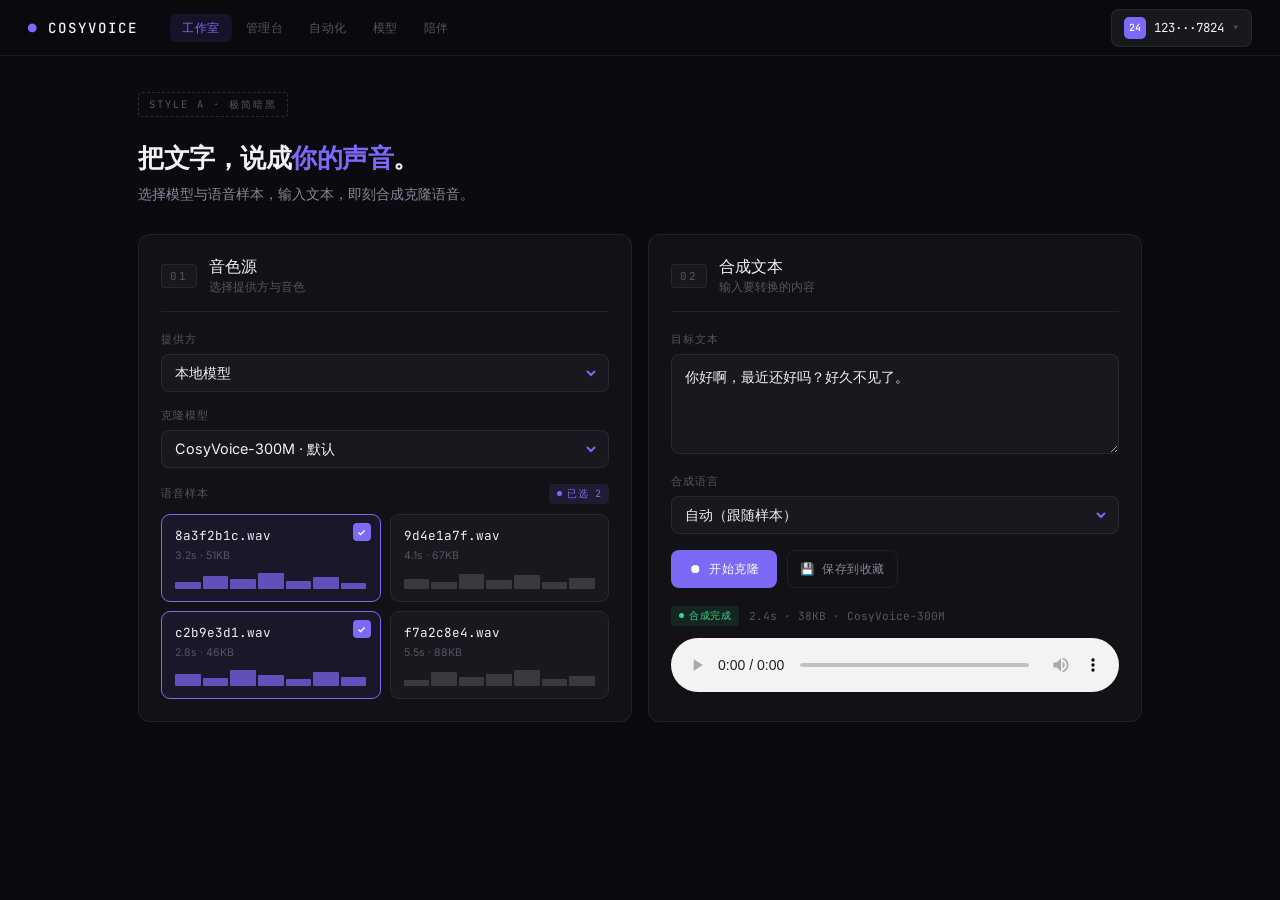
<file: internal/src/web/style-preview-a.html>
<!DOCTYPE html>
<html lang="zh-CN">
<head>
<meta charset="UTF-8"/>
<meta name="viewport" content="width=device-width,initial-scale=1"/>
<title>风格A · 极简暗黑 · Minimal Dark</title>
<link rel="preconnect" href="https://fonts.googleapis.com"/>
<link href="https://fonts.googleapis.com/css2?family=Inter:wght@300;400;500;600&family=JetBrains+Mono:wght@400;500&display=swap" rel="stylesheet"/>
<style>
/* ── 风格A：极简暗黑 · 冷色调 · 无装饰主义 ── */
:root {
  --bg: #0a0a0f;
  --surface-1: #111116;
  --surface-2: #18181f;
  --surface-3: #1e1e28;
  --border: rgba(255,255,255,0.07);
  --border-hi: rgba(255,255,255,0.14);
  --accent: #7c6af7;
  --accent-glow: rgba(124,106,247,0.3);
  --accent-2: #3ecfcf;
  --text-1: #f0f0f5;
  --text-2: #888898;
  --text-3: #55555f;
  --red: #f06070;
  --green: #3ed68a;
  --font: 'Inter', 'PingFang SC', system-ui, sans-serif;
  --mono: 'JetBrains Mono', monospace;
}
*{margin:0;padding:0;box-sizing:border-box}
body{font-family:var(--font);background:var(--bg);color:var(--text-1);min-height:100vh;-webkit-font-smoothing:antialiased;}

/* topbar */
.topbar{display:flex;align-items:center;gap:20px;padding:0 28px;height:56px;background:rgba(10,10,15,0.9);border-bottom:1px solid var(--border);backdrop-filter:blur(12px);position:sticky;top:0;z-index:20;}
.brand{font-family:var(--mono);font-size:0.88rem;font-weight:500;letter-spacing:2px;text-transform:uppercase;color:var(--text-1);}
.brand span{color:var(--accent);}
.nav{display:flex;gap:2px;margin-left:12px;}
.nav a{font-family:var(--mono);font-size:0.72rem;letter-spacing:0.5px;color:var(--text-3);text-decoration:none;padding:6px 12px;border-radius:6px;transition:all 0.15s;}
.nav a:hover{color:var(--text-1);background:var(--surface-2);}
.nav a.active{color:var(--accent);background:rgba(124,106,247,0.1);}
.spacer{flex:1;}
.user-chip{display:flex;align-items:center;gap:8px;background:var(--surface-2);border:1px solid var(--border);border-radius:8px;padding:7px 12px;font-family:var(--mono);font-size:0.78rem;cursor:pointer;}
.user-chip .av{width:22px;height:22px;border-radius:5px;background:var(--accent);display:grid;place-items:center;font-size:0.62rem;font-weight:600;color:#fff;}

/* layout */
.wrap{max-width:1060px;margin:0 auto;padding:36px 28px;}
.page-title{margin-bottom:28px;}
.page-title h1{font-size:1.6rem;font-weight:600;letter-spacing:-0.5px;color:var(--text-1);}
.page-title h1 em{color:var(--accent);font-style:normal;}
.page-title p{font-size:0.85rem;color:var(--text-2);margin-top:8px;line-height:1.6;}
.grid{display:grid;gap:16px;}
@media(min-width:860px){.grid.cols-2{grid-template-columns:1fr 1fr;}}

/* panel */
.panel{background:var(--surface-1);border:1px solid var(--border);border-radius:12px;padding:22px;}
.panel-head{display:flex;align-items:center;gap:12px;margin-bottom:20px;padding-bottom:16px;border-bottom:1px solid var(--border);}
.panel-label{font-family:var(--mono);font-size:0.68rem;letter-spacing:2px;text-transform:uppercase;color:var(--text-3);background:var(--surface-2);border:1px solid var(--border);padding:4px 8px;border-radius:4px;}
.panel-title{font-size:0.98rem;font-weight:500;color:var(--text-1);}
.panel-title small{display:block;font-size:0.72rem;font-weight:400;color:var(--text-3);margin-top:2px;}

/* field */
.field{margin-bottom:16px;}
.field-label{display:block;font-family:var(--mono);font-size:0.68rem;letter-spacing:1px;text-transform:uppercase;color:var(--text-3);margin-bottom:7px;}
select,input[type="text"],textarea{width:100%;background:var(--surface-2);border:1px solid var(--border);border-radius:8px;color:var(--text-1);font-family:var(--font);font-size:0.9rem;padding:10px 13px;transition:border-color 0.15s;}
select:focus,input:focus,textarea:focus{outline:none;border-color:var(--accent);}
textarea{min-height:100px;resize:vertical;line-height:1.6;}
select{appearance:none;background-image:url("data:image/svg+xml,%3Csvg xmlns='http://www.w3.org/2000/svg' width='10' height='10' fill='none' stroke='%237c6af7' stroke-width='2'%3E%3Cpath d='M1 3l4 4 4-4'/%3E%3C/svg%3E");background-repeat:no-repeat;background-position:right 12px center;padding-right:34px;cursor:pointer;}

/* buttons */
.btn{display:inline-flex;align-items:center;gap:8px;border:none;cursor:pointer;font-family:var(--mono);font-size:0.78rem;letter-spacing:0.5px;border-radius:8px;padding:10px 18px;transition:all 0.15s;}
.btn-primary{background:var(--accent);color:#fff;font-weight:500;}
.btn-primary:hover{background:#9080ff;box-shadow:0 0 20px var(--accent-glow);}
.btn-ghost{background:transparent;color:var(--text-2);border:1px solid var(--border);}
.btn-ghost:hover{border-color:var(--border-hi);color:var(--text-1);}
.btn-sm{padding:7px 12px;font-size:0.72rem;}
.btn-row{display:flex;gap:10px;flex-wrap:wrap;}

/* voice grid */
.voice-grid{display:grid;gap:9px;grid-template-columns:repeat(auto-fill,minmax(190px,1fr));}
.voice-card{background:var(--surface-2);border:1px solid var(--border);border-radius:9px;padding:12px 13px;cursor:pointer;transition:all 0.15s;position:relative;overflow:hidden;}
.voice-card:hover{border-color:var(--border-hi);}
.voice-card.selected{border-color:var(--accent);background:rgba(124,106,247,0.08);}
.voice-card.selected::after{content:"✓";position:absolute;top:8px;right:9px;width:18px;height:18px;border-radius:4px;background:var(--accent);color:#fff;font-size:0.62rem;font-weight:700;display:grid;place-items:center;}
.vc-name{font-family:var(--mono);font-size:0.79rem;color:var(--text-1);white-space:nowrap;overflow:hidden;text-overflow:ellipsis;padding-right:20px;}
.vc-meta{font-size:0.66rem;color:var(--text-3);margin-top:5px;}
.wave{display:flex;align-items:flex-end;gap:2px;height:18px;margin-top:9px;}
.wave i{flex:1;border-radius:1px;background:var(--border-hi);}
.voice-card.selected .wave i{background:var(--accent);opacity:0.7;}

/* status badges */
.badge{font-family:var(--mono);font-size:0.63rem;letter-spacing:0.5px;padding:3px 8px;border-radius:4px;display:inline-flex;align-items:center;gap:5px;}
.badge::before{content:"";width:5px;height:5px;border-radius:50%;}
.badge.ok{background:rgba(62,214,138,0.1);color:var(--green);}
.badge.ok::before{background:var(--green);}
.badge.err{background:rgba(240,96,112,0.1);color:var(--red);}
.badge.err::before{background:var(--red);}
.badge.run{background:rgba(124,106,247,0.12);color:var(--accent);}
.badge.run::before{background:var(--accent);animation:blink 1s infinite;}
@keyframes blink{0%,100%{opacity:1}50%{opacity:0.3}}

/* toast */
.toast{position:fixed;bottom:24px;left:50%;transform:translateX(-50%);background:var(--surface-3);border:1px solid var(--border-hi);color:var(--text-1);padding:10px 18px;border-radius:8px;font-family:var(--mono);font-size:0.78rem;}

/* preview tag */
.preview-tag{font-family:var(--mono);font-size:0.65rem;letter-spacing:2px;text-transform:uppercase;color:var(--text-3);border:1px dashed var(--border-hi);padding:4px 10px;border-radius:4px;margin-bottom:24px;display:inline-block;}
</style>
</head>
<body>
<header class="topbar">
  <div class="brand"><span>●</span> CosyVoice</div>
  <nav class="nav">
    <a href="#" class="active">工作室</a>
    <a href="#">管理台</a>
    <a href="#">自动化</a>
    <a href="#">模型</a>
    <a href="#">陪伴</a>
  </nav>
  <div class="spacer"></div>
  <div class="user-chip">
    <span class="av">24</span>
    <span>123···7824</span>
    <span style="color:var(--text-3)">▾</span>
  </div>
</header>

<main class="wrap">
  <div class="preview-tag">Style A · 极简暗黑</div>
  <div class="page-title">
    <h1>把文字，说成<em>你的声音</em>。</h1>
    <p>选择模型与语音样本，输入文本，即刻合成克隆语音。</p>
  </div>

  <div class="grid cols-2">
    <div class="panel">
      <div class="panel-head">
        <span class="panel-label">01</span>
        <div class="panel-title">音色源 <small>选择提供方与音色</small></div>
      </div>
      <div class="field">
        <label class="field-label">提供方</label>
        <select><option>本地模型</option><option>阿里云百炼（云端）</option></select>
      </div>
      <div class="field">
        <label class="field-label">克隆模型</label>
        <select><option>CosyVoice-300M · 默认</option></select>
      </div>
      <div style="display:flex;align-items:center;justify-content:space-between;margin-bottom:10px;">
        <label class="field-label" style="margin:0">语音样本</label>
        <span class="badge run">已选 2</span>
      </div>
      <div class="voice-grid">
        <div class="voice-card selected">
          <div class="vc-name">8a3f2b1c.wav</div>
          <div class="vc-meta">3.2s · 51KB</div>
          <div class="wave"><i style="height:40%"></i><i style="height:70%"></i><i style="height:55%"></i><i style="height:85%"></i><i style="height:45%"></i><i style="height:65%"></i><i style="height:30%"></i></div>
        </div>
        <div class="voice-card">
          <div class="vc-name">9d4e1a7f.wav</div>
          <div class="vc-meta">4.1s · 67KB</div>
          <div class="wave"><i style="height:55%"></i><i style="height:35%"></i><i style="height:80%"></i><i style="height:50%"></i><i style="height:75%"></i><i style="height:40%"></i><i style="height:60%"></i></div>
        </div>
        <div class="voice-card selected">
          <div class="vc-name">c2b9e3d1.wav</div>
          <div class="vc-meta">2.8s · 46KB</div>
          <div class="wave"><i style="height:65%"></i><i style="height:45%"></i><i style="height:90%"></i><i style="height:60%"></i><i style="height:35%"></i><i style="height:75%"></i><i style="height:50%"></i></div>
        </div>
        <div class="voice-card">
          <div class="vc-name">f7a2c8e4.wav</div>
          <div class="vc-meta">5.5s · 88KB</div>
          <div class="wave"><i style="height:30%"></i><i style="height:75%"></i><i style="height:50%"></i><i style="height:65%"></i><i style="height:85%"></i><i style="height:40%"></i><i style="height:55%"></i></div>
        </div>
      </div>
    </div>

    <div class="panel">
      <div class="panel-head">
        <span class="panel-label">02</span>
        <div class="panel-title">合成文本 <small>输入要转换的内容</small></div>
      </div>
      <div class="field">
        <label class="field-label">目标文本</label>
        <textarea placeholder="输入想让声音说出的文字…">你好啊，最近还好吗？好久不见了。</textarea>
      </div>
      <div class="field">
        <label class="field-label">合成语言</label>
        <select><option>自动（跟随样本）</option><option>中文</option><option>English</option></select>
      </div>
      <div class="btn-row" style="margin-top:6px;">
        <button class="btn btn-primary">⏺ 开始克隆</button>
        <button class="btn btn-ghost btn-sm">💾 保存到收藏</button>
      </div>
      <div style="margin-top:18px;display:flex;align-items:center;gap:10px;">
        <span class="badge ok">合成完成</span>
        <span style="font-family:var(--mono);font-size:0.7rem;color:var(--text-3)">2.4s · 38KB · CosyVoice-300M</span>
      </div>
      <audio controls style="width:100%;margin-top:12px;filter:hue-rotate(220deg)"></audio>
    </div>
  </div>
</main>
</body>
</html>
</file>
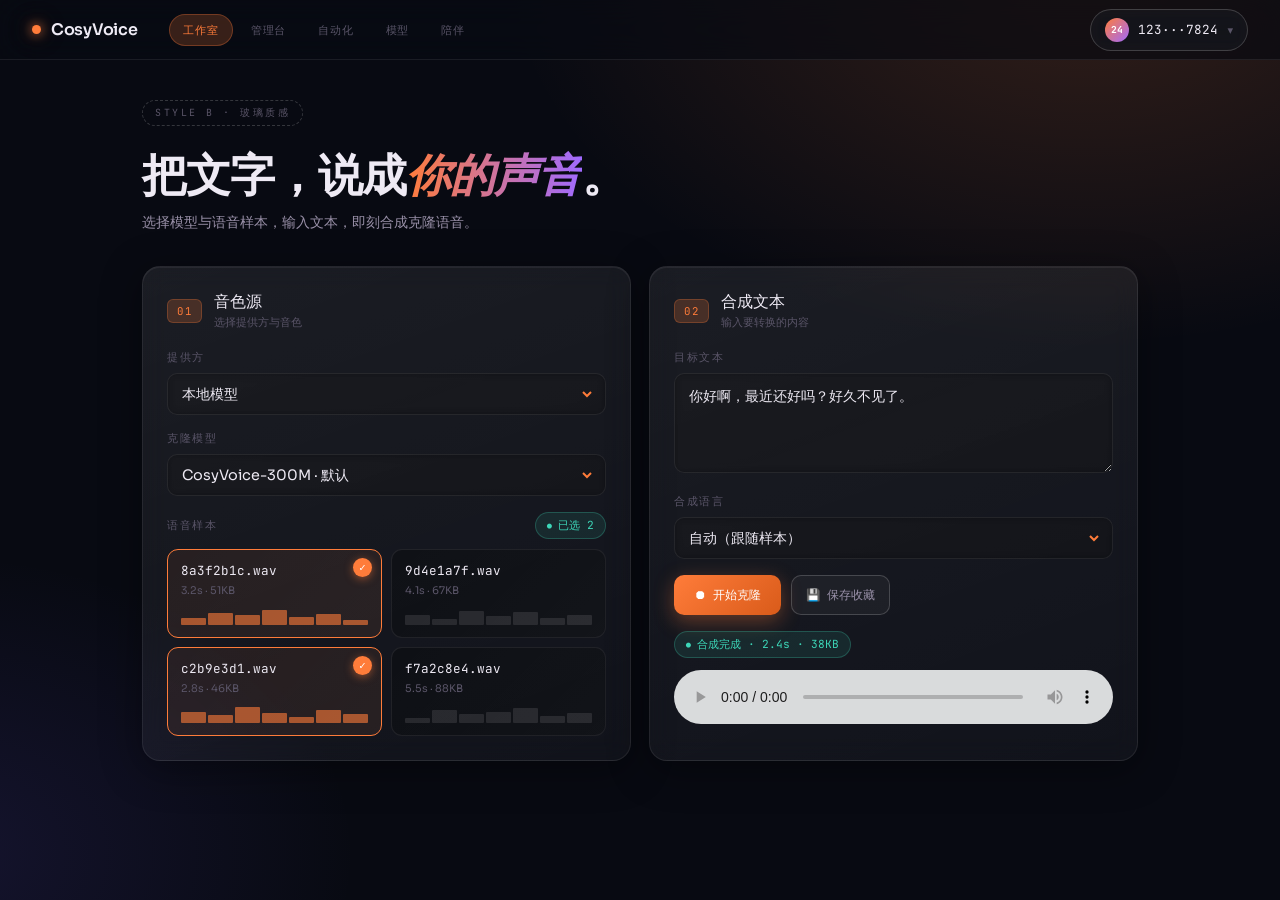
<file: internal/src/web/style-preview-b.html>
<!DOCTYPE html>
<html lang="zh-CN">
<head>
<meta charset="UTF-8"/>
<meta name="viewport" content="width=device-width,initial-scale=1"/>
<title>风格B · 玻璃质感 · Glass Studio</title>
<link rel="preconnect" href="https://fonts.googleapis.com"/>
<link href="https://fonts.googleapis.com/css2?family=Sora:wght@300;400;500;600&family=JetBrains+Mono:wght@400;500&display=swap" rel="stylesheet"/>
<style>
/* ── 风格B：玻璃质感 · 暖橘光晕 · 柔和渐变 ── */
:root {
  --bg: #080a12;
  --glow-a: rgba(255,130,60,0.18);
  --glow-b: rgba(100,80,220,0.14);
  --glass: rgba(255,255,255,0.04);
  --glass-hi: rgba(255,255,255,0.08);
  --border: rgba(255,255,255,0.08);
  --border-hi: rgba(255,255,255,0.18);
  --accent: #ff7c3a;
  --accent-soft: rgba(255,124,58,0.2);
  --accent-2: #a06aff;
  --teal: #3dd6b8;
  --text-1: #eeeaf4;
  --text-2: #9990a8;
  --text-3: #5a5568;
  --red: #ff5f70;
  --font: 'Sora', 'PingFang SC', system-ui, sans-serif;
  --mono: 'JetBrains Mono', monospace;
}
*{margin:0;padding:0;box-sizing:border-box}
body{font-family:var(--font);color:var(--text-1);min-height:100vh;-webkit-font-smoothing:antialiased;
  background: radial-gradient(ellipse 900px 600px at 85% -5%, var(--glow-a), transparent 65%),
              radial-gradient(ellipse 700px 500px at -5% 95%, var(--glow-b), transparent 60%),
              #080a12;}

/* topbar */
.topbar{display:flex;align-items:center;gap:24px;padding:0 32px;height:60px;
  background:rgba(8,10,18,0.7);border-bottom:1px solid var(--border);backdrop-filter:blur(20px) saturate(1.4);position:sticky;top:0;z-index:20;}
.brand{font-family:var(--font);font-size:1rem;font-weight:600;letter-spacing:-0.3px;display:flex;align-items:center;gap:10px;}
.brand-dot{width:9px;height:9px;border-radius:50%;background:var(--accent);box-shadow:0 0 12px var(--accent),0 0 28px rgba(255,124,58,0.4);}
.nav{display:flex;gap:4px;margin-left:8px;}
.nav a{font-family:var(--mono);font-size:0.71rem;letter-spacing:0.8px;text-transform:uppercase;color:var(--text-3);text-decoration:none;padding:7px 13px;border-radius:20px;border:1px solid transparent;transition:all 0.2s;}
.nav a:hover{color:var(--text-1);}
.nav a.active{color:var(--accent);border-color:rgba(255,124,58,0.3);background:var(--accent-soft);}
.spacer{flex:1;}
.user-pill{display:flex;align-items:center;gap:9px;background:var(--glass);border:1px solid var(--border-hi);border-radius:24px;padding:8px 14px;cursor:pointer;backdrop-filter:blur(8px);}
.user-av{width:24px;height:24px;border-radius:50%;background:linear-gradient(135deg,var(--accent),var(--accent-2));display:grid;place-items:center;font-size:0.6rem;font-weight:700;font-family:var(--mono);color:#fff;}

/* layout */
.wrap{max-width:1060px;margin:0 auto;padding:40px 32px;}
.page-title{margin-bottom:32px;}
.page-title h1{font-size:clamp(1.8rem,3.5vw,2.8rem);font-weight:600;letter-spacing:-1px;line-height:1.1;}
.page-title h1 em{font-style:italic;background:linear-gradient(90deg,var(--accent),var(--accent-2));-webkit-background-clip:text;-webkit-text-fill-color:transparent;}
.page-title p{font-size:0.85rem;color:var(--text-2);margin-top:10px;line-height:1.7;max-width:55ch;}
.grid{display:grid;gap:18px;}
@media(min-width:860px){.grid.cols-2{grid-template-columns:1fr 1fr;}}

/* panel - glass morphism */
.panel{
  background:linear-gradient(160deg, var(--glass-hi), var(--glass));
  border:1px solid var(--border);border-radius:18px;padding:24px;
  backdrop-filter:blur(12px);
  box-shadow:0 8px 40px rgba(0,0,0,0.4), inset 0 1px 0 rgba(255,255,255,0.06);
  opacity:0;transform:translateY(16px);animation:rise 0.55s cubic-bezier(0.2,0.9,0.2,1) forwards;
}
.panel:nth-child(1){animation-delay:0.05s}
.panel:nth-child(2){animation-delay:0.12s}
@keyframes rise{to{opacity:1;transform:none}}
.panel-head{display:flex;align-items:center;gap:12px;margin-bottom:20px;}
.step-badge{font-family:var(--mono);font-size:0.67rem;letter-spacing:1.5px;padding:4px 9px;border-radius:6px;background:var(--accent-soft);color:var(--accent);border:1px solid rgba(255,124,58,0.25);}
.panel-title{font-size:1.02rem;font-weight:500;}
.panel-title small{display:block;font-size:0.71rem;font-weight:400;color:var(--text-3);margin-top:2px;}

/* fields */
.field{margin-bottom:16px;}
.field-label{display:block;font-family:var(--mono);font-size:0.67rem;letter-spacing:1.5px;text-transform:uppercase;color:var(--text-3);margin-bottom:8px;}
select,input[type="text"],textarea{width:100%;background:rgba(0,0,0,0.35);border:1px solid var(--border);border-radius:10px;color:var(--text-1);font-family:var(--font);font-size:0.9rem;padding:11px 14px;transition:all 0.2s;backdrop-filter:blur(4px);}
select:focus,input:focus,textarea:focus{outline:none;border-color:rgba(255,124,58,0.5);box-shadow:0 0 0 3px rgba(255,124,58,0.12);}
textarea{min-height:100px;resize:vertical;line-height:1.65;}
select{appearance:none;background-image:url("data:image/svg+xml,%3Csvg xmlns='http://www.w3.org/2000/svg' width='10' height='10' fill='none' stroke='%23ff7c3a' stroke-width='2'%3E%3Cpath d='M1 3l4 4 4-4'/%3E%3C/svg%3E");background-repeat:no-repeat;background-position:right 13px center;padding-right:36px;cursor:pointer;}

/* buttons */
.btn{display:inline-flex;align-items:center;gap:8px;border:none;cursor:pointer;font-family:var(--mono);font-size:0.78rem;border-radius:10px;padding:11px 20px;transition:all 0.2s;font-weight:500;}
.btn-primary{background:linear-gradient(135deg,var(--accent),#d95b1a);color:#fff;box-shadow:0 6px 20px rgba(255,124,58,0.35);}
.btn-primary:hover{box-shadow:0 8px 28px rgba(255,124,58,0.5);transform:translateY(-1px);}
.btn-ghost{background:var(--glass);color:var(--text-2);border:1px solid var(--border-hi);}
.btn-ghost:hover{color:var(--text-1);border-color:rgba(255,124,58,0.4);}
.btn-sm{padding:8px 14px;font-size:0.72rem;}
.btn-row{display:flex;gap:10px;flex-wrap:wrap;}

/* voice grid */
.voice-grid{display:grid;gap:9px;grid-template-columns:repeat(auto-fill,minmax(185px,1fr));}
.voice-card{background:rgba(0,0,0,0.25);border:1px solid var(--border);border-radius:11px;padding:12px 13px;cursor:pointer;transition:all 0.2s;position:relative;overflow:hidden;}
.voice-card::before{content:"";position:absolute;inset:0;background:linear-gradient(135deg,transparent,rgba(255,255,255,0.02));pointer-events:none;}
.voice-card:hover{border-color:var(--border-hi);transform:translateY(-2px);}
.voice-card.selected{border-color:var(--accent);background:rgba(255,124,58,0.07);}
.voice-card.selected::after{content:"✓";position:absolute;top:8px;right:9px;width:19px;height:19px;border-radius:50%;background:var(--accent);color:#fff;font-size:0.6rem;font-weight:800;display:grid;place-items:center;box-shadow:0 2px 8px rgba(255,124,58,0.5);}
.vc-name{font-family:var(--mono);font-size:0.79rem;white-space:nowrap;overflow:hidden;text-overflow:ellipsis;padding-right:22px;}
.vc-meta{font-size:0.66rem;color:var(--text-3);margin-top:5px;}
.wave{display:flex;align-items:flex-end;gap:2px;height:18px;margin-top:10px;}
.wave i{flex:1;border-radius:1px;background:rgba(255,255,255,0.1);}
.voice-card.selected .wave i{background:var(--accent);opacity:0.6;}

/* status */
.status-chip{display:inline-flex;align-items:center;gap:6px;font-family:var(--mono);font-size:0.7rem;padding:5px 11px;border-radius:20px;}
.status-chip.ok{background:rgba(61,214,184,0.1);color:var(--teal);border:1px solid rgba(61,214,184,0.25);}
.status-chip.ok::before{content:"●";font-size:0.5rem;}

/* preview tag */
.preview-tag{font-family:var(--mono);font-size:0.62rem;letter-spacing:2.5px;text-transform:uppercase;color:var(--text-3);border:1px dashed var(--border-hi);padding:5px 12px;border-radius:20px;margin-bottom:26px;display:inline-block;}
</style>
</head>
<body>
<header class="topbar">
  <div class="brand">
    <span class="brand-dot"></span>
    CosyVoice
  </div>
  <nav class="nav">
    <a href="#" class="active">工作室</a>
    <a href="#">管理台</a>
    <a href="#">自动化</a>
    <a href="#">模型</a>
    <a href="#">陪伴</a>
  </nav>
  <div class="spacer"></div>
  <div class="user-pill">
    <span class="user-av">24</span>
    <span style="font-family:var(--mono);font-size:0.79rem;">123···7824</span>
    <span style="color:var(--text-3);font-size:0.7rem;">▾</span>
  </div>
</header>

<main class="wrap">
  <div class="preview-tag">Style B · 玻璃质感</div>
  <div class="page-title">
    <h1>把文字，说成<em>你的声音</em>。</h1>
    <p>选择模型与语音样本，输入文本，即刻合成克隆语音。</p>
  </div>

  <div class="grid cols-2">
    <div class="panel">
      <div class="panel-head">
        <span class="step-badge">01</span>
        <div class="panel-title">音色源 <small>选择提供方与音色</small></div>
      </div>
      <div class="field">
        <label class="field-label">提供方</label>
        <select><option>本地模型</option><option>阿里云百炼（云端）</option></select>
      </div>
      <div class="field">
        <label class="field-label">克隆模型</label>
        <select><option>CosyVoice-300M · 默认</option></select>
      </div>
      <div style="display:flex;align-items:center;justify-content:space-between;margin-bottom:10px;">
        <label class="field-label" style="margin:0">语音样本</label>
        <span class="status-chip ok">已选 2</span>
      </div>
      <div class="voice-grid">
        <div class="voice-card selected">
          <div class="vc-name">8a3f2b1c.wav</div>
          <div class="vc-meta">3.2s · 51KB</div>
          <div class="wave"><i style="height:40%"></i><i style="height:70%"></i><i style="height:55%"></i><i style="height:85%"></i><i style="height:45%"></i><i style="height:65%"></i><i style="height:30%"></i></div>
        </div>
        <div class="voice-card">
          <div class="vc-name">9d4e1a7f.wav</div>
          <div class="vc-meta">4.1s · 67KB</div>
          <div class="wave"><i style="height:55%"></i><i style="height:35%"></i><i style="height:80%"></i><i style="height:50%"></i><i style="height:75%"></i><i style="height:40%"></i><i style="height:60%"></i></div>
        </div>
        <div class="voice-card selected">
          <div class="vc-name">c2b9e3d1.wav</div>
          <div class="vc-meta">2.8s · 46KB</div>
          <div class="wave"><i style="height:65%"></i><i style="height:45%"></i><i style="height:90%"></i><i style="height:60%"></i><i style="height:35%"></i><i style="height:75%"></i><i style="height:50%"></i></div>
        </div>
        <div class="voice-card">
          <div class="vc-name">f7a2c8e4.wav</div>
          <div class="vc-meta">5.5s · 88KB</div>
          <div class="wave"><i style="height:30%"></i><i style="height:75%"></i><i style="height:50%"></i><i style="height:65%"></i><i style="height:85%"></i><i style="height:40%"></i><i style="height:55%"></i></div>
        </div>
      </div>
    </div>

    <div class="panel">
      <div class="panel-head">
        <span class="step-badge">02</span>
        <div class="panel-title">合成文本 <small>输入要转换的内容</small></div>
      </div>
      <div class="field">
        <label class="field-label">目标文本</label>
        <textarea>你好啊，最近还好吗？好久不见了。</textarea>
      </div>
      <div class="field">
        <label class="field-label">合成语言</label>
        <select><option>自动（跟随样本）</option><option>中文</option></select>
      </div>
      <div class="btn-row">
        <button class="btn btn-primary">⏺ 开始克隆</button>
        <button class="btn btn-ghost btn-sm">💾 保存收藏</button>
      </div>
      <div style="margin-top:16px;">
        <span class="status-chip ok">合成完成 · 2.4s · 38KB</span>
      </div>
      <audio controls style="width:100%;margin-top:12px;filter:hue-rotate(20deg) brightness(0.9)"></audio>
    </div>
  </div>
</main>
</body>
</html>
</file>
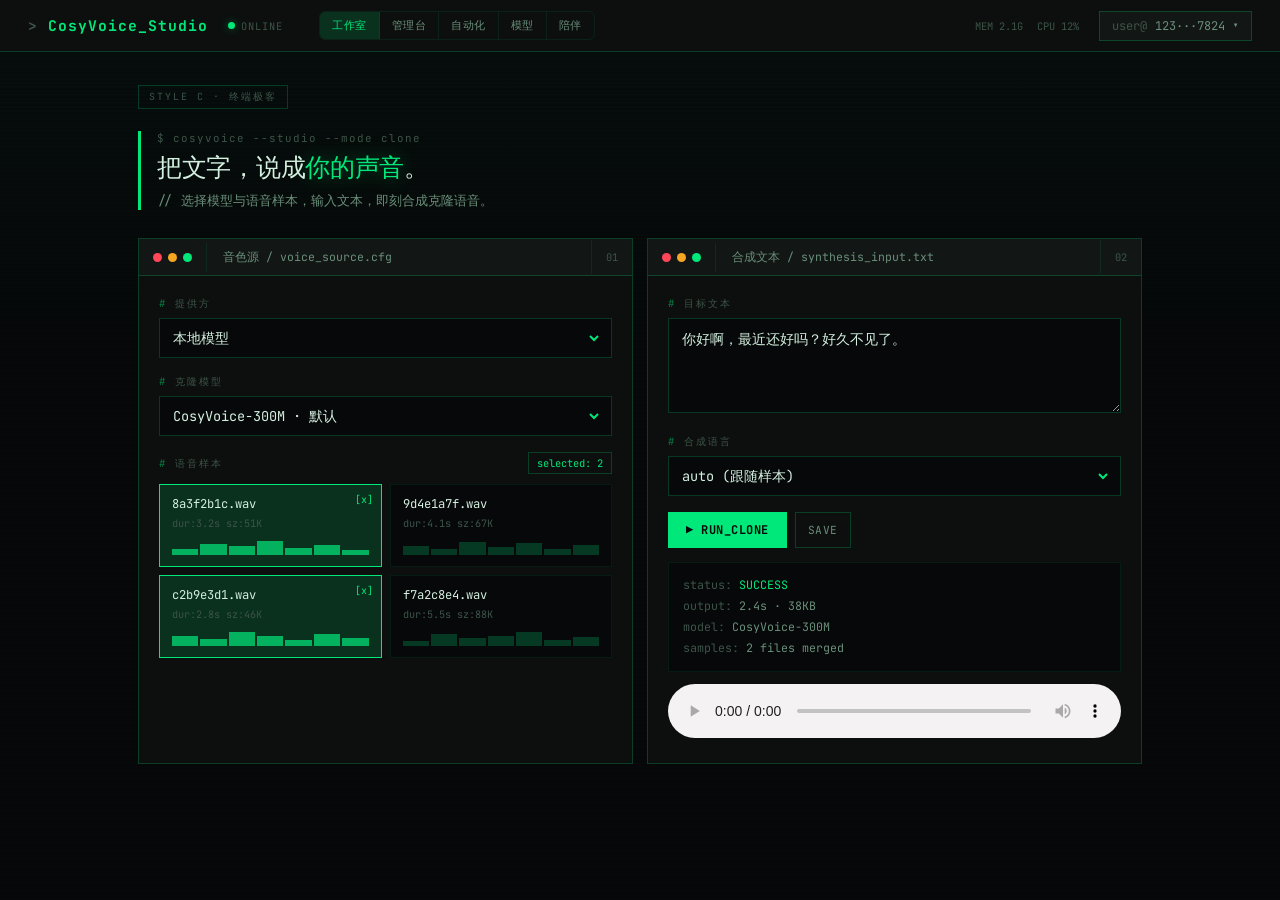
<file: internal/src/web/style-preview-c.html>
<!DOCTYPE html>
<html lang="zh-CN">
<head>
<meta charset="UTF-8"/>
<meta name="viewport" content="width=device-width,initial-scale=1"/>
<title>风格C · 终端极客 · Terminal Pro</title>
<link rel="preconnect" href="https://fonts.googleapis.com"/>
<link href="https://fonts.googleapis.com/css2?family=JetBrains+Mono:wght@300;400;500;600;700&family=DM+Sans:wght@300;400;500&display=swap" rel="stylesheet"/>
<style>
/* ── 风格C：终端极客 · 绿光黑底 · Cyber / Pro ── */
:root {
  --bg: #060809;
  --surface-1: #0c0f0e;
  --surface-2: #121615;
  --surface-3: #161c1a;
  --border: rgba(0,255,140,0.08);
  --border-hi: rgba(0,255,140,0.2);
  --accent: #00e87a;
  --accent-dim: rgba(0,232,122,0.15);
  --accent-glow: rgba(0,232,122,0.4);
  --amber: #f5a623;
  --red: #ff4757;
  --blue: #4895ff;
  --text-1: #d4f0e0;
  --text-2: #6a8f7a;
  --text-3: #3d5448;
  --font: 'DM Sans', 'PingFang SC', system-ui, sans-serif;
  --mono: 'JetBrains Mono', monospace;
}
*{margin:0;padding:0;box-sizing:border-box}
body{font-family:var(--font);color:var(--text-1);min-height:100vh;-webkit-font-smoothing:antialiased;
  background:
    linear-gradient(180deg, rgba(0,232,122,0.03) 0%, transparent 40%),
    var(--bg);
}
/* scanline overlay */
body::after{content:"";position:fixed;inset:0;pointer-events:none;z-index:1;
  background:repeating-linear-gradient(0deg,transparent,transparent 2px,rgba(0,0,0,0.08) 2px,rgba(0,0,0,0.08) 4px);}

/* topbar */
.topbar{display:flex;align-items:center;gap:20px;padding:0 28px;height:52px;
  background:var(--surface-1);border-bottom:1px solid var(--border-hi);position:sticky;top:0;z-index:20;}
.brand{font-family:var(--mono);font-size:0.92rem;font-weight:700;letter-spacing:1px;display:flex;align-items:center;gap:10px;color:var(--accent);}
.brand::before{content:">";color:var(--text-3);}
.status-led{display:flex;align-items:center;gap:6px;font-family:var(--mono);font-size:0.65rem;color:var(--text-3);letter-spacing:1px;}
.led{width:7px;height:7px;border-radius:50%;background:var(--accent);box-shadow:0 0 8px var(--accent-glow);animation:blink 2s infinite;}
@keyframes blink{0%,90%,100%{opacity:1}95%{opacity:0.2}}
.nav{display:flex;gap:0;margin-left:16px;border:1px solid var(--border);border-radius:6px;overflow:hidden;}
.nav a{font-family:var(--mono);font-size:0.68rem;letter-spacing:0.5px;color:var(--text-2);text-decoration:none;padding:6px 12px;border-right:1px solid var(--border);transition:all 0.12s;}
.nav a:last-child{border-right:none;}
.nav a:hover{background:var(--accent-dim);color:var(--accent);}
.nav a.active{background:var(--accent-dim);color:var(--accent);}
.spacer{flex:1;}
.sys-info{font-family:var(--mono);font-size:0.65rem;color:var(--text-3);display:flex;align-items:center;gap:14px;}
.user-box{font-family:var(--mono);font-size:0.75rem;color:var(--text-2);background:var(--surface-2);border:1px solid var(--border-hi);padding:6px 12px;cursor:pointer;display:flex;align-items:center;gap:8px;}
.user-box::before{content:"user@";color:var(--text-3);}

/* layout */
.wrap{max-width:1060px;margin:0 auto;padding:32px 28px;position:relative;z-index:2;}
.page-title{margin-bottom:28px;border-left:3px solid var(--accent);padding-left:16px;}
.page-title .cmd{font-family:var(--mono);font-size:0.68rem;color:var(--text-3);margin-bottom:6px;letter-spacing:1px;}
.page-title h1{font-size:1.55rem;font-weight:500;letter-spacing:-0.3px;color:var(--text-1);}
.page-title h1 em{font-style:normal;color:var(--accent);text-shadow:0 0 20px var(--accent-glow);}
.page-title p{font-size:0.82rem;color:var(--text-2);margin-top:8px;font-family:var(--mono);}
.grid{display:grid;gap:14px;}
@media(min-width:860px){.grid.cols-2{grid-template-columns:1fr 1fr;}}

/* panel */
.panel{background:var(--surface-1);border:1px solid var(--border-hi);border-radius:0;padding:0;overflow:hidden;}
.panel-bar{display:flex;align-items:center;gap:0;background:var(--surface-2);border-bottom:1px solid var(--border-hi);padding:0;}
.panel-bar-dots{display:flex;gap:6px;padding:10px 14px;border-right:1px solid var(--border);}
.panel-bar-dots span{width:9px;height:9px;border-radius:50%;}
.panel-bar-dots span:nth-child(1){background:var(--red);}
.panel-bar-dots span:nth-child(2){background:var(--amber);}
.panel-bar-dots span:nth-child(3){background:var(--accent);}
.panel-bar-title{font-family:var(--mono);font-size:0.72rem;color:var(--text-2);padding:10px 16px;flex:1;}
.panel-bar-num{font-family:var(--mono);font-size:0.65rem;color:var(--text-3);padding:10px 14px;border-left:1px solid var(--border);}
.panel-body{padding:20px;}

/* field */
.field{margin-bottom:16px;}
.field-label{display:block;font-family:var(--mono);font-size:0.65rem;letter-spacing:2px;text-transform:uppercase;color:var(--text-3);margin-bottom:7px;}
.field-label::before{content:"# ";color:var(--accent);opacity:0.5;}
select,input[type="text"],textarea{width:100%;background:var(--bg);border:1px solid var(--border-hi);border-radius:0;color:var(--text-1);font-family:var(--mono);font-size:0.85rem;padding:10px 13px;transition:border-color 0.15s;}
select:focus,input:focus,textarea:focus{outline:none;border-color:var(--accent);box-shadow:0 0 0 1px var(--accent);}
textarea{min-height:95px;resize:vertical;line-height:1.6;}
select{appearance:none;background-image:url("data:image/svg+xml,%3Csvg xmlns='http://www.w3.org/2000/svg' width='10' height='10' fill='none' stroke='%2300e87a' stroke-width='2'%3E%3Cpath d='M1 3l4 4 4-4'/%3E%3C/svg%3E");background-repeat:no-repeat;background-position:right 12px center;padding-right:34px;cursor:pointer;}

/* buttons */
.btn{display:inline-flex;align-items:center;gap:8px;border:none;cursor:pointer;font-family:var(--mono);font-size:0.75rem;letter-spacing:0.5px;border-radius:0;padding:10px 18px;transition:all 0.12s;}
.btn-primary{background:var(--accent);color:#020a05;font-weight:700;}
.btn-primary:hover{background:#00ff8c;box-shadow:0 0 16px var(--accent-glow);}
.btn-ghost{background:transparent;color:var(--text-2);border:1px solid var(--border-hi);}
.btn-ghost:hover{border-color:var(--accent);color:var(--accent);}
.btn-sm{padding:7px 12px;font-size:0.7rem;}
.btn-row{display:flex;gap:8px;flex-wrap:wrap;}

/* voice grid */
.voice-grid{display:grid;gap:8px;grid-template-columns:repeat(auto-fill,minmax(185px,1fr));}
.voice-card{background:var(--bg);border:1px solid var(--border);padding:11px 12px;cursor:pointer;transition:all 0.12s;position:relative;}
.voice-card:hover{border-color:var(--border-hi);}
.voice-card.selected{border-color:var(--accent);background:var(--accent-dim);}
.voice-card.selected::before{content:"[x]";position:absolute;top:8px;right:8px;font-family:var(--mono);font-size:0.62rem;color:var(--accent);}
.vc-name{font-family:var(--mono);font-size:0.76rem;color:var(--text-1);white-space:nowrap;overflow:hidden;text-overflow:ellipsis;padding-right:24px;}
.vc-meta{font-size:0.64rem;color:var(--text-3);margin-top:5px;font-family:var(--mono);}
.wave{display:flex;align-items:flex-end;gap:2px;height:16px;margin-top:9px;}
.wave i{flex:1;border-radius:0;background:var(--border-hi);}
.voice-card.selected .wave i{background:var(--accent);opacity:0.7;}

/* status */
.term-output{font-family:var(--mono);font-size:0.73rem;color:var(--text-2);padding:12px 14px;background:var(--bg);border:1px solid var(--border);margin-top:14px;line-height:1.8;}
.term-output .ok{color:var(--accent);}
.term-output .label{color:var(--text-3);}

/* count */
.count-tag{font-family:var(--mono);font-size:0.65rem;color:var(--accent);border:1px solid var(--border-hi);padding:3px 8px;}

/* preview tag */
.preview-tag{font-family:var(--mono);font-size:0.62rem;letter-spacing:2px;text-transform:uppercase;color:var(--text-3);border:1px solid var(--border-hi);padding:4px 10px;margin-bottom:22px;display:inline-block;}
</style>
</head>
<body>
<header class="topbar">
  <div class="brand">CosyVoice_Studio</div>
  <div class="status-led"><span class="led"></span>ONLINE</div>
  <nav class="nav">
    <a href="#" class="active">工作室</a>
    <a href="#">管理台</a>
    <a href="#">自动化</a>
    <a href="#">模型</a>
    <a href="#">陪伴</a>
  </nav>
  <div class="spacer"></div>
  <div class="sys-info">
    <span>MEM 2.1G</span>
    <span>CPU 12%</span>
  </div>
  <div class="user-box">123···7824 ▾</div>
</header>

<main class="wrap">
  <div class="preview-tag">Style C · 终端极客</div>
  <div class="page-title">
    <div class="cmd">$ cosyvoice --studio --mode clone</div>
    <h1>把文字，说成<em>你的声音</em>。</h1>
    <p>// 选择模型与语音样本，输入文本，即刻合成克隆语音。</p>
  </div>

  <div class="grid cols-2">
    <div class="panel">
      <div class="panel-bar">
        <div class="panel-bar-dots"><span></span><span></span><span></span></div>
        <div class="panel-bar-title">音色源 / voice_source.cfg</div>
        <div class="panel-bar-num">01</div>
      </div>
      <div class="panel-body">
        <div class="field">
          <label class="field-label">提供方</label>
          <select><option>本地模型</option><option>阿里云百炼（云端）</option></select>
        </div>
        <div class="field">
          <label class="field-label">克隆模型</label>
          <select><option>CosyVoice-300M · 默认</option></select>
        </div>
        <div style="display:flex;align-items:center;justify-content:space-between;margin-bottom:10px;">
          <label class="field-label" style="margin:0">语音样本</label>
          <span class="count-tag">selected: 2</span>
        </div>
        <div class="voice-grid">
          <div class="voice-card selected">
            <div class="vc-name">8a3f2b1c.wav</div>
            <div class="vc-meta">dur:3.2s  sz:51K</div>
            <div class="wave"><i style="height:40%"></i><i style="height:70%"></i><i style="height:55%"></i><i style="height:85%"></i><i style="height:45%"></i><i style="height:65%"></i><i style="height:30%"></i></div>
          </div>
          <div class="voice-card">
            <div class="vc-name">9d4e1a7f.wav</div>
            <div class="vc-meta">dur:4.1s  sz:67K</div>
            <div class="wave"><i style="height:55%"></i><i style="height:35%"></i><i style="height:80%"></i><i style="height:50%"></i><i style="height:75%"></i><i style="height:40%"></i><i style="height:60%"></i></div>
          </div>
          <div class="voice-card selected">
            <div class="vc-name">c2b9e3d1.wav</div>
            <div class="vc-meta">dur:2.8s  sz:46K</div>
            <div class="wave"><i style="height:65%"></i><i style="height:45%"></i><i style="height:90%"></i><i style="height:60%"></i><i style="height:35%"></i><i style="height:75%"></i><i style="height:50%"></i></div>
          </div>
          <div class="voice-card">
            <div class="vc-name">f7a2c8e4.wav</div>
            <div class="vc-meta">dur:5.5s  sz:88K</div>
            <div class="wave"><i style="height:30%"></i><i style="height:75%"></i><i style="height:50%"></i><i style="height:65%"></i><i style="height:85%"></i><i style="height:40%"></i><i style="height:55%"></i></div>
          </div>
        </div>
      </div>
    </div>

    <div class="panel">
      <div class="panel-bar">
        <div class="panel-bar-dots"><span></span><span></span><span></span></div>
        <div class="panel-bar-title">合成文本 / synthesis_input.txt</div>
        <div class="panel-bar-num">02</div>
      </div>
      <div class="panel-body">
        <div class="field">
          <label class="field-label">目标文本</label>
          <textarea>你好啊，最近还好吗？好久不见了。</textarea>
        </div>
        <div class="field">
          <label class="field-label">合成语言</label>
          <select><option>auto (跟随样本)</option><option>zh-CN</option><option>en-US</option></select>
        </div>
        <div class="btn-row">
          <button class="btn btn-primary">▶ RUN_CLONE</button>
          <button class="btn btn-ghost btn-sm">SAVE</button>
        </div>
        <div class="term-output">
          <div><span class="label">status: </span><span class="ok">SUCCESS</span></div>
          <div><span class="label">output: </span>2.4s · 38KB</div>
          <div><span class="label">model: </span>CosyVoice-300M</div>
          <div><span class="label">samples: </span>2 files merged</div>
        </div>
        <audio controls style="width:100%;margin-top:12px;filter:hue-rotate(100deg) saturate(0.6)"></audio>
      </div>
    </div>
  </div>
</main>
</body>
</html>
</file>
